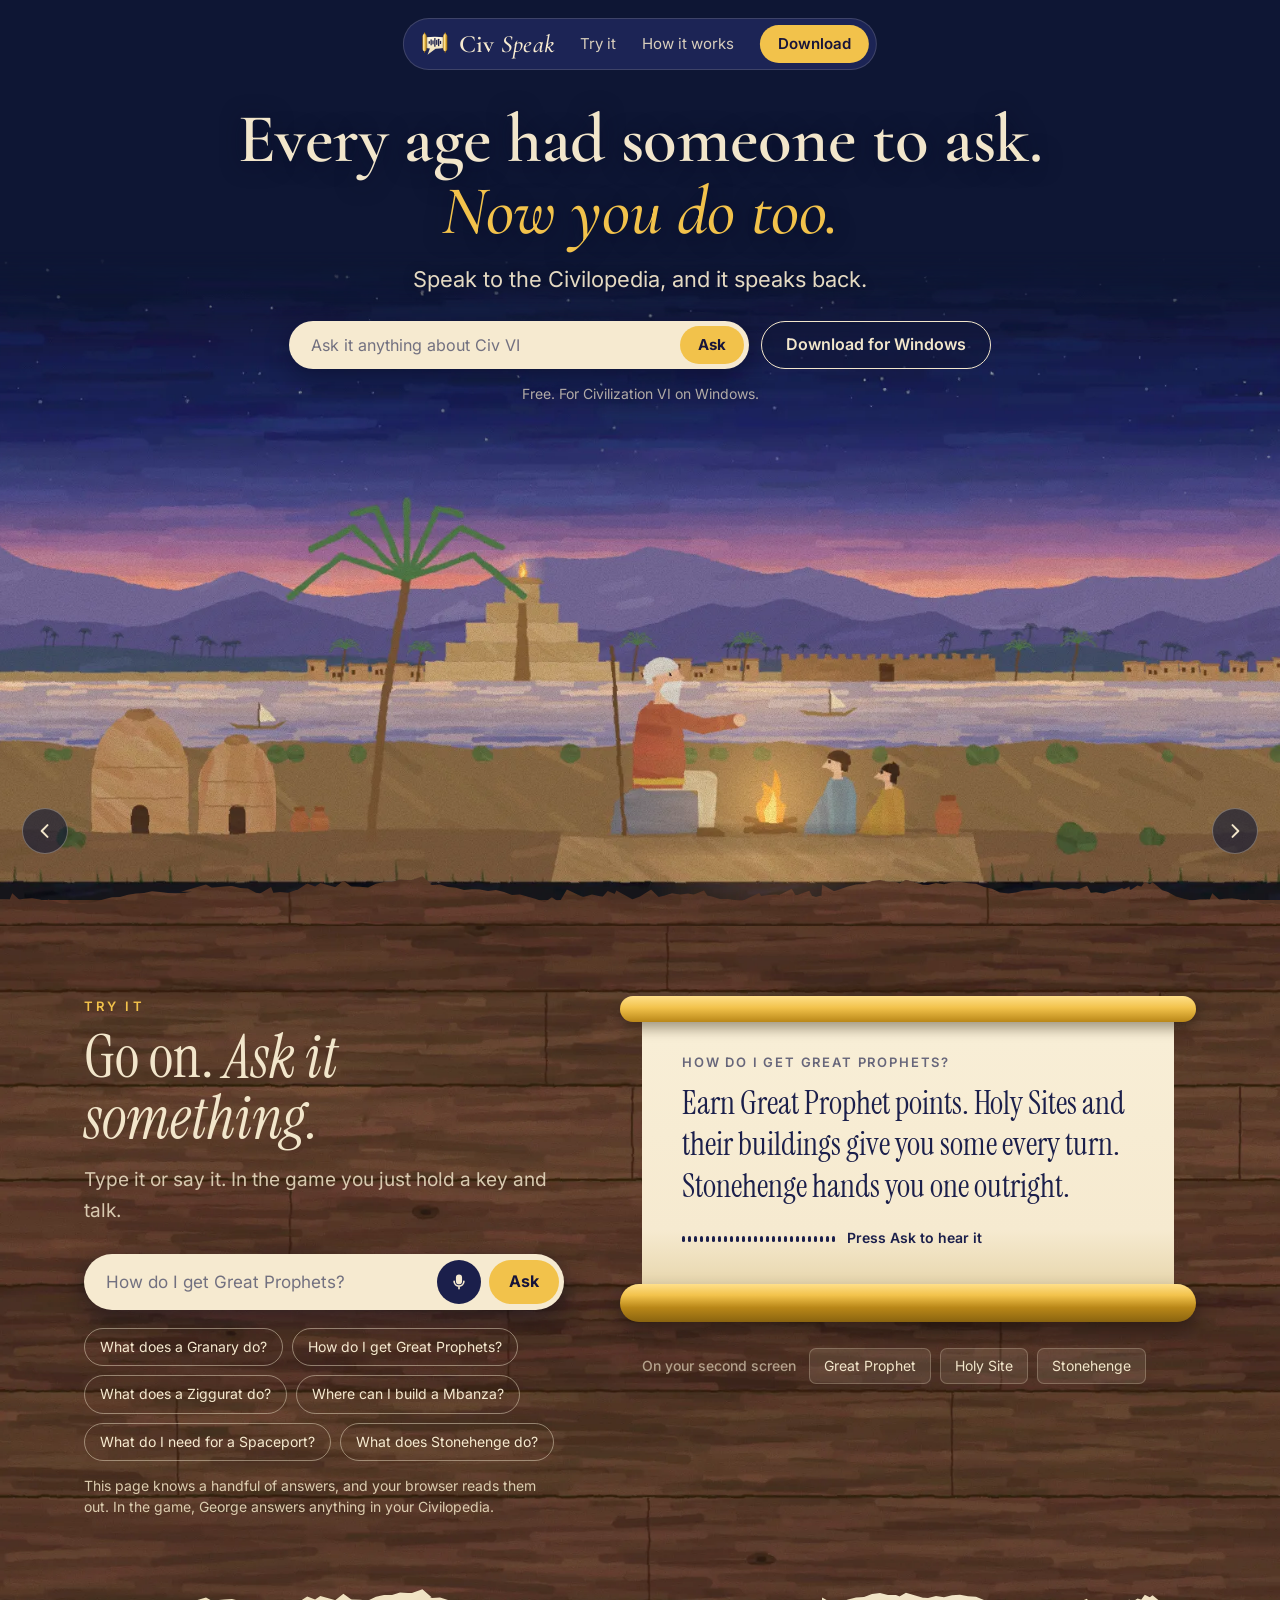
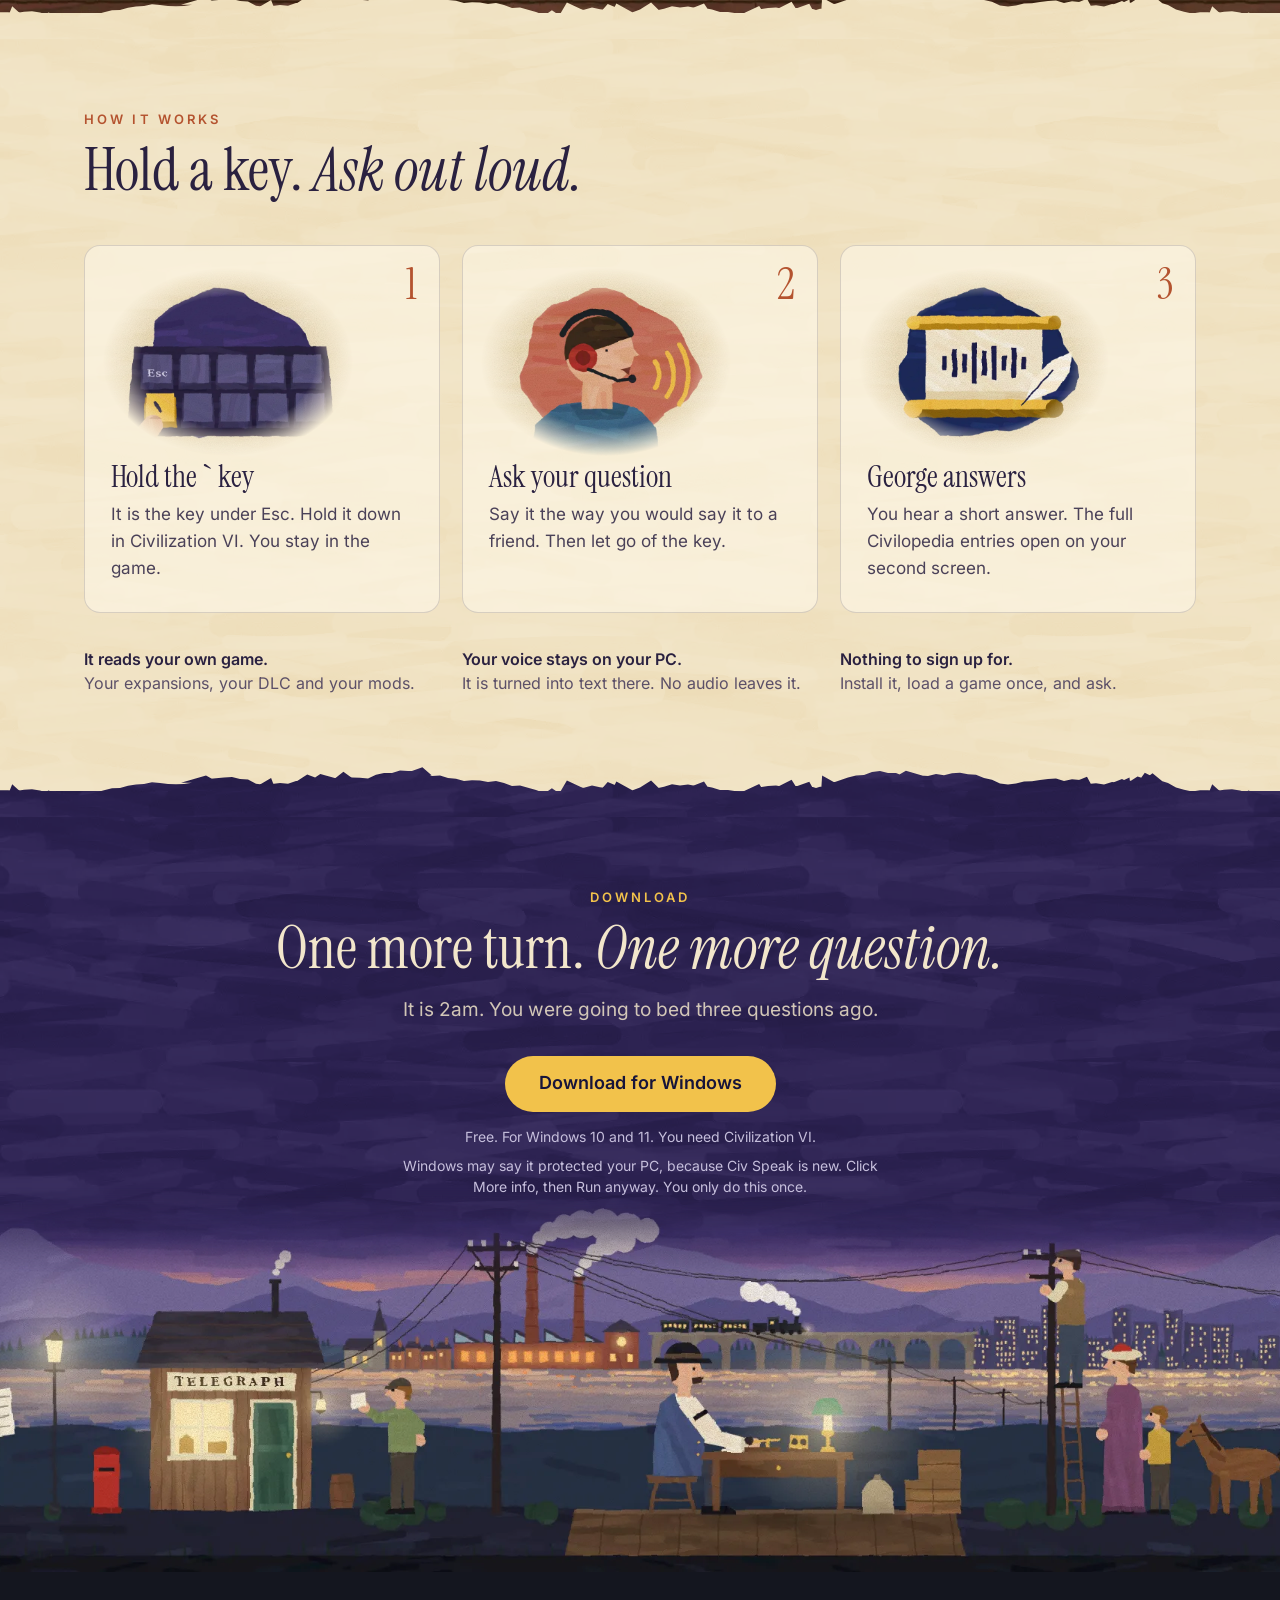
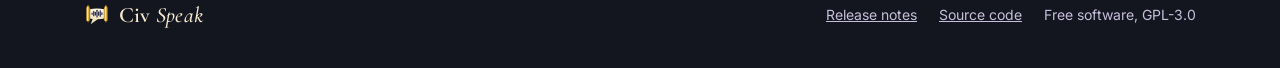
<file: site/index.html>
<!doctype html>
<html lang="en-GB">
<head>
<meta charset="utf-8">
<meta name="viewport" content="width=device-width, initial-scale=1">
<title>Civ Speak - a voice Civilopedia for Civilization VI</title>
<meta name="description" content="Speak to the Civilopedia, and it speaks back. Hold a key in Civilization VI, ask out loud, and hear the answer. Free, for Windows.">
<meta name="theme-color" content="#0e1634">
<meta property="og:title" content="Civ Speak">
<meta property="og:description" content="Every age had someone to ask. Now you do too. A voice Civilopedia for Civilization VI.">
<meta property="og:type" content="website">
<link rel="icon" href="img/favicon.svg" type="image/svg+xml">
<link rel="preload" href="fonts/cormorant-garamond.woff2" as="font" type="font/woff2" crossorigin>
<link rel="preload" href="fonts/inter.woff2" as="font" type="font/woff2" crossorigin>
<link rel="preload" href="img/ages/1-ancient.webp" as="image">
<link rel="stylesheet" href="css/site.css">
</head>
<body>
<a class="skip" href="#try">Skip to Try it</a>

<header class="hero" id="top">
 <div class="stage">
  <!-- The hero's picture. One painting for each age, shown one at a time; the arrows step through them.
       Each is 3200 by 1000 with what matters in the middle and the top two fifths plain sky.
       To change the art, replace the files in img/ages/. -->
  <div class="hero-art" id="art" aria-live="off">
    <img class="age-img on" src="img/ages/1-ancient.webp" width="2560" height="800" alt="" id="art-first">
  </div>

  <nav class="bar" aria-label="Main">
    <a class="brand" href="#top"><img src="img/logo.svg" width="30" height="30" alt=""><span>Civ <i>Speak</i></span></a>
    <a class="link" href="#try">Try it</a>
    <a class="link" href="#how">How it works</a>
    <a class="btn gold small" href="https://github.com/OllySalanson/civspeak/releases/latest/download/Civspeak-Setup.exe">Download</a>
  </nav>

  <div class="hero-copy">
    <h1>Every age had someone to ask.<br><em>Now you do too.</em></h1>
    <p class="lede">Speak to the Civilopedia, and it speaks back.</p>
    <div class="hero-row">
      <form class="ask" id="hero-ask" action="#try">
        <label class="sr" for="hero-q">Ask a question about Civilization VI</label>
        <input id="hero-q" type="text" autocomplete="off" placeholder="Ask it anything about Civ VI">
        <button class="ask-go" type="submit">Ask</button>
      </form>
      <a class="btn line" href="https://github.com/OllySalanson/civspeak/releases/latest/download/Civspeak-Setup.exe">Download for Windows</a>
    </div>
    <p class="meta">Free. For Civilization VI on Windows.</p>
  </div>

  <button class="step prev" id="age-prev" type="button" aria-label="The picture before"><svg viewBox="0 0 24 24" aria-hidden="true"><path d="M15 5l-7 7 7 7"/></svg></button>
  <button class="step next" id="age-next" type="button" aria-label="The next picture"><svg viewBox="0 0 24 24" aria-hidden="true"><path d="M9 5l7 7-7 7"/></svg></button>
 </div>
</header>

<main>
<section class="try" id="try">
  <div class="wrap two">
    <div class="try-left">
      <p class="kick">Try it</p>
      <h2>Go on. <em>Ask it something.</em></h2>
      <p class="sub">Type it or say it. In the game you just hold a key and talk.</p>
      <form class="ask big" id="try-ask">
        <label class="sr" for="try-q">Your question</label>
        <input id="try-q" type="text" autocomplete="off" placeholder="How do I get Great Prophets?">
        <button class="mic" id="try-mic" type="button" aria-label="Say your question" hidden><svg viewBox="0 0 24 24" aria-hidden="true"><rect x="9" y="3" width="6" height="11" rx="3"/><path d="M5.5 11a6.5 6.5 0 0 0 13 0M12 17.5V21" fill="none"/></svg></button>
        <button class="ask-go" type="submit">Ask</button>
      </form>
      <div class="chips" id="try-chips"></div>
      <p class="fine" id="try-note">This page knows a handful of answers, and your browser reads them out. In the game, George answers anything in your Civilopedia.</p>
    </div>
    <div class="try-right">
      <div class="scroll" id="scroll">
        <i class="rod" aria-hidden="true"></i>
        <div class="paper">
          <p class="q" id="scroll-q">How do I get Great Prophets?</p>
          <p class="a" id="scroll-a" aria-live="polite"></p>
          <div class="george" id="scroll-george"><span class="wave" aria-hidden="true"></span><span id="scroll-status">Press Ask to hear it</span></div>
        </div>
        <i class="curl" aria-hidden="true"></i>
      </div>
      <div class="second" id="second"><b>On your second screen</b><span class="entries" id="entries"></span></div>
    </div>
  </div>
</section>

<section class="how" id="how">
  <div class="wrap">
    <p class="kick">How it works</p>
    <h2>Hold a key. <em>Ask out loud.</em></h2>
    <ol class="steps">
      <li><span class="num">1</span>
        <img class="pic" src="img/paint/key.webp" width="720" height="540" alt="" loading="lazy">
        <h3>Hold the ` key</h3><p>It is the key under Esc. Hold it down in Civilization VI. You stay in the game.</p></li>
      <li><span class="num">2</span>
        <img class="pic" src="img/paint/ask.webp" width="720" height="540" alt="" loading="lazy">
        <h3>Ask your question</h3><p>Say it the way you would say it to a friend. Then let go of the key.</p></li>
      <li><span class="num">3</span>
        <img class="pic" src="img/paint/answer.webp" width="720" height="540" alt="" loading="lazy">
        <h3>George answers</h3><p>You hear a short answer. The full Civilopedia entries open on your second screen.</p></li>
    </ol>
    <ul class="facts">
      <li><b>It reads your own game.</b> Your expansions, your DLC and your mods.</li>
      <li><b>Your voice stays on your PC.</b> It is turned into text there. No audio leaves it.</li>
      <li><b>Nothing to sign up for.</b> Install it, load a game once, and ask.</li>
    </ul>
  </div>
</section>

<section class="get" id="download">
  <div class="band" aria-hidden="true"><img src="img/paint/band.webp" width="2560" height="512" alt="" loading="lazy"></div>
  <div class="wrap">
    <p class="kick">Download</p>
    <h2>One more turn. <em>One more question.</em></h2>
    <p class="sub">It is 2am. You were going to bed three questions ago.</p>
    <a class="btn gold" href="https://github.com/OllySalanson/civspeak/releases/latest/download/Civspeak-Setup.exe">Download for Windows</a>
    <p class="fine">Free. For Windows 10 and 11. You need Civilization VI.</p>
    <p class="fine">Windows may say it protected your PC, because Civ Speak is new. Click More info, then Run anyway. You only do this once.</p>
  </div>
</section>
</main>

<footer class="foot">
  <div class="wrap">
    <a class="brand" href="#top"><img src="img/logo.svg" width="26" height="26" alt=""><span>Civ <i>Speak</i></span></a>
    <p><a href="https://github.com/OllySalanson/civspeak/releases/latest">Release notes</a> <a href="https://github.com/OllySalanson/civspeak">Source code</a> <span>Free software, GPL-3.0</span></p>
  </div>
</footer>

<script src="js/site.js" defer></script>
</body>
</html>
</file>
<file: site/css/site.css>
/* Civ Speak's website. Paintings in the hero, and the same gouache below: painted washes, ragged
   brush edges between sections, small paintings in How it works, the telegraph office along the foot. */

@font-face{font-family:"Cormorant Garamond";font-style:normal;font-weight:400 700;font-display:swap;src:url(../fonts/cormorant-garamond.woff2) format("woff2")}
@font-face{font-family:"Cormorant Garamond";font-style:italic;font-weight:400 700;font-display:swap;src:url(../fonts/cormorant-garamond-italic.woff2) format("woff2")}
@font-face{font-family:"Instrument Serif";font-style:normal;font-weight:400;font-display:swap;src:url(../fonts/instrument-serif.woff2) format("woff2")}
@font-face{font-family:"Instrument Serif";font-style:italic;font-weight:400;font-display:swap;src:url(../fonts/instrument-serif-italic.woff2) format("woff2")}
@font-face{font-family:Inter;font-style:normal;font-weight:400 700;font-display:swap;src:url(../fonts/inter.woff2) format("woff2")}

:root{
  --navy:#0e1634;--navy-2:#141c45;--navy-3:#1c2760;--line:rgba(242,230,203,.16);
  --ivory:#f2e6cb;--parch:#f6ead0;--ink:#1b1f4b;--gold:#f2c24b;--gold-dark:#b98718;--muted:#c6bfdc;
  --desk:#58392a;--paper:#f0e2c2;--paper-ink:#2a2140;--rust:#b4532f;--night:#2b2150;--earth:#14161f;
  --serif:"Instrument Serif",Georgia,serif;--display:"Cormorant Garamond",Georgia,serif;--sans:Inter,system-ui,-apple-system,"Segoe UI",sans-serif;
}
*{box-sizing:border-box}
html{-webkit-text-size-adjust:100%;scroll-behavior:smooth;scroll-padding-top:16px}
body{margin:0;background:var(--navy);color:var(--ivory);font:400 18px/1.6 var(--sans)}
h1,h2,h3,p,ol,ul{margin:0;padding:0}
ol,ul{list-style:none}
a{color:inherit}
img,svg{display:block}
button,input{font:inherit;color:inherit}
button{cursor:pointer}
:focus-visible{outline:3px solid var(--gold);outline-offset:3px;border-radius:6px}
.sr{position:absolute;width:1px;height:1px;overflow:hidden;clip:rect(0 0 0 0);white-space:nowrap}
.skip{position:absolute;left:12px;top:-60px;z-index:20;padding:10px 16px;border-radius:999px;background:var(--gold);color:#17143a;font-weight:600;text-decoration:none}
.skip:focus{top:12px}
.wrap{max-width:1160px;margin:0 auto;padding:0 24px}

/* buttons */
.btn{display:inline-flex;align-items:center;justify-content:center;gap:9px;height:48px;padding:0 24px;border-radius:999px;border:0;font-weight:600;font-size:16px;text-decoration:none;white-space:nowrap;transition:transform .15s,filter .15s}
.btn:hover{filter:brightness(1.07);transform:translateY(-1px)}
.btn.gold{background:var(--gold);color:#17143a}
.btn.line{border:1.5px solid var(--ivory);color:var(--ivory);background:rgba(14,22,52,.45)}
.btn.small{height:38px;padding:0 18px;font-size:15px}
.btn svg{width:13px;height:13px;fill:currentColor}

/* the hero */
.hero{text-align:center}
.stage{position:relative;min-height:max(640px,100svh);overflow:hidden;isolation:isolate}
.hero-art{position:absolute;left:0;right:0;bottom:0;height:72%;z-index:-1;-webkit-mask-image:linear-gradient(transparent 0,#000 14%);mask-image:linear-gradient(transparent 0,#000 14%)}
.age-img{position:absolute;inset:0;width:100%;height:100%;object-fit:cover;object-position:57.5% 100%;opacity:0;transition:opacity .7s ease}
.age-img.on{opacity:1}

.bar{position:absolute;top:18px;left:50%;transform:translateX(-50%);z-index:3;display:flex;align-items:center;gap:26px;padding:6px 7px 6px 16px;border-radius:999px;background:rgba(30,38,88,.92);border:1px solid var(--line);white-space:nowrap}
.brand{display:inline-flex;align-items:center;gap:9px;text-decoration:none;color:var(--parch)}
.brand span{font:600 25px/1 var(--display);letter-spacing:.01em}
.brand i{font-style:italic;font-weight:500}
.bar .link{font-size:15px;text-decoration:none;opacity:.88}
.bar .link:hover{opacity:1;text-decoration:underline;text-underline-offset:4px}

.hero-copy{padding:104px 20px 0}
.hero h1{font:600 clamp(36px,5.4vw,84px)/1.04 var(--display);letter-spacing:-.005em;text-shadow:0 2px 22px rgba(8,12,34,.7)}
.hero h1 em{font-style:italic;font-weight:500;color:var(--gold)}
.lede{margin-top:14px;font-size:clamp(18px,1.7vw,24px);opacity:.94;text-shadow:0 1px 12px rgba(8,12,34,.8)}
.hero-row{display:flex;flex-wrap:wrap;gap:12px;justify-content:center;align-items:center;margin-top:24px}
.meta{margin-top:14px;font-size:14px;opacity:.7;text-shadow:0 1px 10px rgba(8,12,34,.9)}

.ask{display:flex;align-items:center;gap:8px;height:48px;width:min(460px,100%);padding:0 5px 0 20px;border-radius:999px;background:var(--parch);color:var(--ink);box-shadow:0 8px 24px rgba(4,6,26,.45)}
.ask input{flex:1;min-width:0;height:100%;border:0;background:none;outline:none;font-size:16px;color:var(--ink)}
.ask input::placeholder{color:rgba(27,31,75,.6)}
.ask:focus-within{outline:3px solid var(--gold);outline-offset:3px}
.ask-go{flex:none;height:38px;padding:0 18px;border:0;border-radius:999px;background:var(--gold);color:#17143a;font-weight:700;font-size:15px}
.mic{flex:none;width:38px;height:38px;border:0;border-radius:50%;background:var(--ink);display:grid;place-items:center}
.mic svg{width:18px;height:18px;fill:var(--parch);stroke:var(--parch);stroke-width:2.2;stroke-linecap:round}
.mic.on{background:#c5351f;animation:pulse 1s infinite}
@keyframes pulse{50%{box-shadow:0 0 0 8px rgba(197,53,31,.25)}}

.step{position:absolute;bottom:46px;z-index:2;width:46px;height:46px;border-radius:50%;border:1px solid rgba(242,230,203,.35);background:rgba(14,22,52,.6);display:grid;place-items:center;transition:background .15s}
.step:hover{background:rgba(14,22,52,.9)}
.step.prev{left:22px}
.step.next{right:22px}
.step svg{width:20px;height:20px;fill:none;stroke:var(--ivory);stroke-width:2.4;stroke-linecap:round;stroke-linejoin:round}

/* sections: each is a wash of paint, brushed up over the one above it */
section{position:relative;padding:96px 0;background-image:url(../img/paint/brush.webp);background-size:800px 800px;background-blend-mode:soft-light}
section::before{content:"";position:absolute;left:0;right:0;top:-34px;height:60px;background:inherit;background-blend-mode:inherit;pointer-events:none;
  -webkit-mask:url(../img/paint/edge.svg) repeat-x 0 0/1200px 100%;mask:url(../img/paint/edge.svg) repeat-x 0 0/1200px 100%}
section .wrap{position:relative}
.kick{font-size:13px;letter-spacing:.24em;text-transform:uppercase;color:var(--gold);font-weight:600}
h2{font:400 clamp(38px,4.6vw,62px)/1.04 var(--serif);margin-top:10px}
h2 em{font-style:italic}
.sub{margin-top:16px;font-size:19px;opacity:.84;max-width:30em}
.fine{margin-top:14px;font-size:14px;line-height:1.5;color:var(--muted);max-width:34em}

/* try it */
/* Try it is a desk top: painted boards, with the scroll lying on them */
.try{background-color:var(--desk);background-image:url(../img/paint/wood.webp);background-size:cover;background-position:50% 50%;background-blend-mode:normal}
.try .fine{color:#dccdb0}
.try .chips button{border-color:rgba(246,234,208,.45)}
.two{display:grid;grid-template-columns:minmax(0,5fr) minmax(0,6fr);gap:56px;align-items:start}
.ask.big{margin-top:28px;height:56px;width:min(480px,100%)}
.ask.big input{font-size:17px}
.ask.big .ask-go{height:44px;padding:0 20px;font-size:16px}
.ask.big .mic{width:44px;height:44px}
.chips{display:flex;flex-wrap:wrap;gap:9px;margin-top:18px;max-width:520px}
.chips button{font-size:14px;padding:7px 15px;border-radius:999px;border:1px solid rgba(246,234,208,.35);background:none;color:var(--parch);text-align:left}
.chips button:hover{border-color:var(--gold);color:var(--gold)}
.scroll{margin:0 22px}
.rod,.curl{display:block;margin:0 -22px;border-radius:999px;position:relative;z-index:1}
.rod{height:26px;background:linear-gradient(#ffe08a,#f2c24b 45%,#b98718);box-shadow:0 6px 14px rgba(0,0,0,.35)}
.curl{height:38px;background:linear-gradient(#ffe08a,#f2c24b 30%,#b98718 62%,#8a6410);box-shadow:0 10px 20px rgba(0,0,0,.4)}
.paper{margin-top:-8px;padding:38px 40px 32px;background:linear-gradient(#efe0bd 0,#f8eed6 9%,#f6ead0 80%,#e8d7ae);color:var(--ink);min-height:250px}
.paper .q{font-size:13px;letter-spacing:.14em;text-transform:uppercase;font-weight:600;opacity:.65}
.paper .a{margin-top:10px;font:400 clamp(24px,2.5vw,33px)/1.3 var(--serif);min-height:3.9em}
.paper .a .todo{opacity:.2}
.paper .a .quill{display:inline-block;width:0;height:0;position:relative;vertical-align:baseline}
.paper .a .quill svg{position:absolute;left:0;bottom:-2px;width:50px;height:50px}
.george{display:flex;align-items:center;gap:12px;margin-top:18px;font-size:14px;font-weight:600}
.wave{display:inline-flex;align-items:center;gap:3px;height:26px}
.wave i{display:block;width:3px;height:6px;border-radius:2px;background:var(--ink)}
.speaking .wave i{animation:bar .7s ease-in-out infinite alternate}
@keyframes bar{to{height:var(--h,22px)}}
.second{display:flex;flex-wrap:wrap;align-items:center;gap:9px;margin:26px 22px 0;font-size:14px;min-height:36px}
.second b{font-weight:500;opacity:.62;margin-right:4px}
.entries{display:contents}
.entries span{padding:6px 14px;border-radius:7px;background:rgba(246,234,208,.1);border:1px solid rgba(246,234,208,.25)}

/* how it works */
.how{background-color:var(--paper);color:var(--paper-ink)}
.how .kick{color:var(--rust)}
.steps{display:grid;grid-template-columns:repeat(3,1fr);gap:22px;margin-top:44px}
.steps li{position:relative;padding:22px 26px 30px;border-radius:16px;background:rgba(255,250,236,.55);border:1px solid rgba(42,33,64,.16)}
.steps .num{position:absolute;right:22px;top:16px;font:400 44px/1 var(--serif);color:var(--rust)}
.steps .pic{width:min(100%,250px);height:auto;margin:0 auto 0 -8px;-webkit-mask-image:radial-gradient(closest-side,#000 70%,transparent 100%);mask-image:radial-gradient(closest-side,#000 70%,transparent 100%)}
.steps h3{font:400 30px/1.1 var(--serif);margin-top:4px}
.steps p{margin-top:8px;font-size:17px;opacity:.84}
.facts{display:grid;grid-template-columns:repeat(3,1fr);gap:22px;margin-top:34px;font-size:16px;line-height:1.5;color:#5c5068}
.facts b{display:block;color:var(--paper-ink);font-weight:600}

/* download */
.get{text-align:center;background-color:var(--night);padding-bottom:calc(clamp(190px,27vw,470px) + 30px)}
.band{position:absolute;left:0;right:0;bottom:0;height:clamp(210px,30vw,512px);-webkit-mask-image:linear-gradient(transparent 0,#000 22%);mask-image:linear-gradient(transparent 0,#000 22%)}
.band img{width:100%;height:100%;object-fit:cover;object-position:57.5% 100%}
.get .sub,.get .fine{margin-left:auto;margin-right:auto}
.get .btn{margin-top:30px;height:56px;padding:0 34px;font-size:18px}
.get .fine+.fine{margin-top:8px}

.foot{padding:30px 0 40px;background:var(--earth);font-size:14px;color:var(--muted)}
.foot .wrap{display:flex;flex-wrap:wrap;gap:14px 28px;align-items:center;justify-content:space-between}
.foot p{display:flex;flex-wrap:wrap;gap:8px 22px}
.foot .brand span{font-size:22px}

@media (max-width:900px){
  .two{grid-template-columns:minmax(0,1fr);gap:44px}
  .steps,.facts{grid-template-columns:1fr}
  section{padding:72px 0}
}
@media (max-width:620px){
  body{font-size:17px}
  .wrap{padding:0 18px}
  .bar{gap:14px;padding-left:12px;top:12px}
  .brand span{font-size:21px}
  .brand img{width:24px;height:24px}
  .bar .link{font-size:14px}
  .bar .btn{display:none}
  .hero-copy{padding-top:84px}
  .hero-row .btn{width:min(460px,100%)}
  .band img{object-position:54% 100%}
  .step{width:40px;height:40px;bottom:14px}
  .step.prev{left:12px}
  .step.next{right:12px}
  .paper{padding:30px 24px 26px}
  .scroll{margin:0 16px}
  .rod,.curl{margin:0 -16px}
  .second{margin:22px 0 0}
}
@media (prefers-reduced-motion:reduce){
  html{scroll-behavior:auto}
  .age-img{transition:none}
  .btn,.step{transition:none}
  .speaking .wave i,.mic.on{animation:none}
}
</file>
